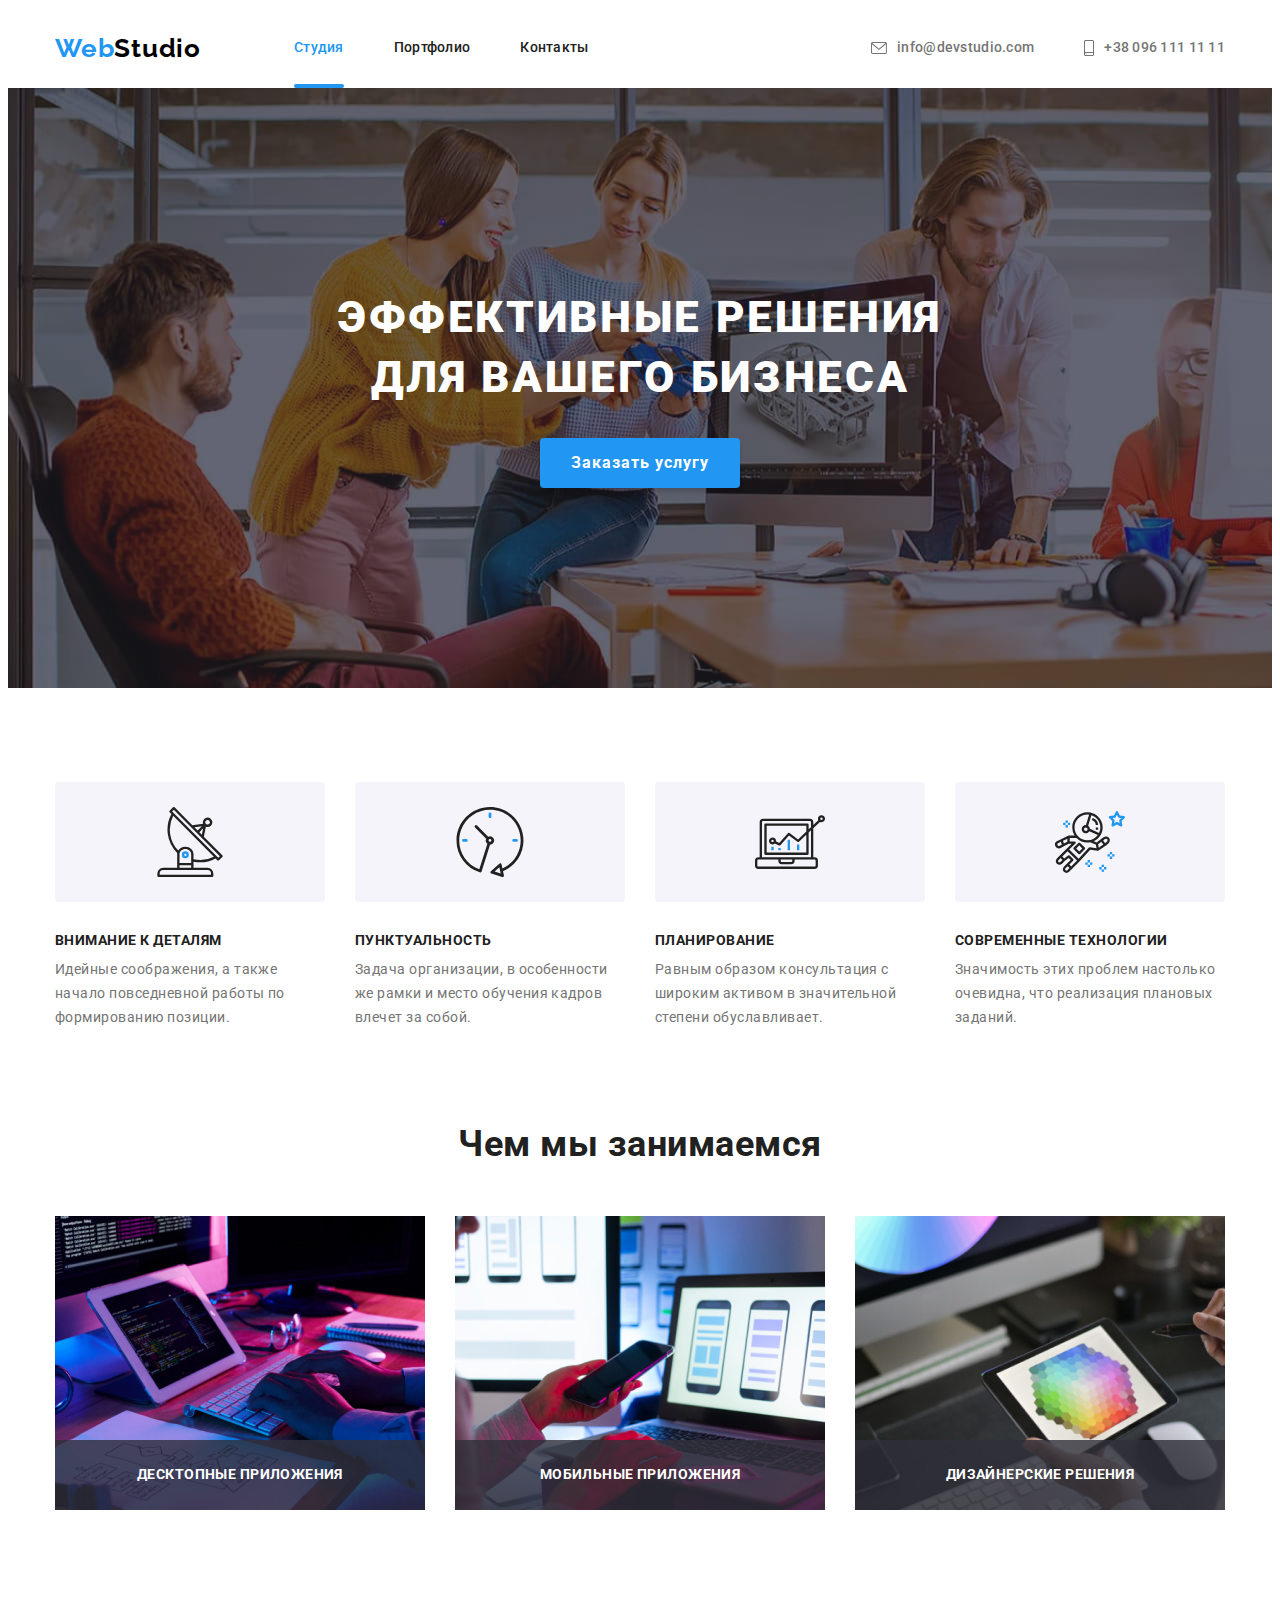
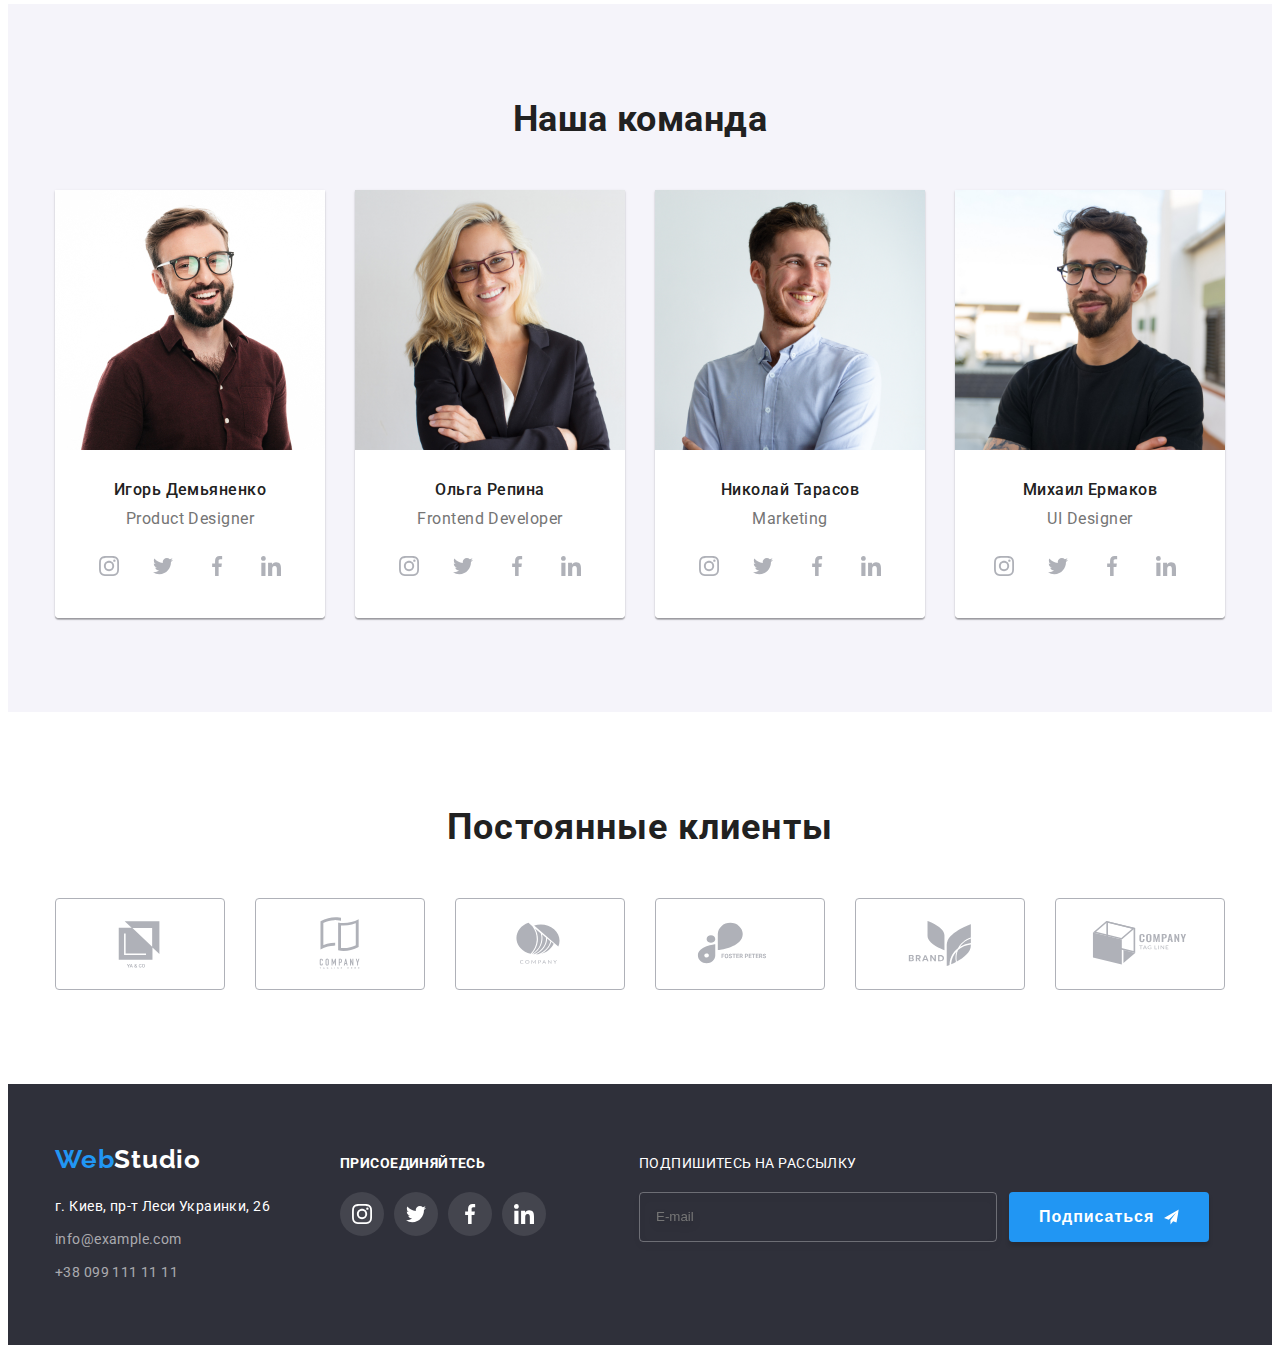
<file: index.html>
<!DOCTYPE html>
<html lang="ru">
  <head>
    <meta charset="UTF-8" />
    <meta http-equiv="X-UA-Compatible" content="IE=edge" />
    <meta name="viewport" content="width=device-width, initial-scale=1.0" />
    <title>Document</title>
    <link
      href="https://fonts.googleapis.com/css2?family=Raleway:wght@700&family=Roboto:wght@400;500;700;900&display=swap"
      rel="stylesheet"
    />
    <link
      rel="stylesheet"
      href="https://cdnjs.cloudflare.com/ajax/libs/modern-normalize/1.1.0/modern-normalize.min.css"
      integrity="sha512-wpPYUAdjBVSE4KJnH1VR1HeZfpl1ub8YT/NKx4PuQ5NmX2tKuGu6U/JRp5y+Y8XG2tV+wKQpNHVUX03MfMFn9Q=="
      crossorigin="anonymous"
      referrerpolicy="no-referrer"
    />
    <link rel="stylesheet" href="./css/main.min.css" />
  </head>
  <body>
    <!--header-->
    <header>
      <div class="container header">
        <a href="./index.html" class="logo"
          >Web<span class="logo__accent">Studio</span>
        </a>
        <nav class="navigation">
          <ul class="navigation__list list">
            <li class="navigation__item">
              <a href="./index.html" class="navigation__link current">Студия</a>
            </li>
            <li class="navigation__item">
              <a href="./portfolio.html" class="navigation__link">Портфолио</a>
            </li>
            <li class="navigation__item">
              <a href="/" class="navigation__link">Контакты</a>
            </li>
          </ul>
        </nav>

        <ul class="navigation__list list navigation__adress">
          <li class="navigation__item">
            <a href="mailto:info@devstudio.com" class="navigation__link">
              <svg class="navigation__icon" width="16" height="12">
                <use href="./images/symbol-defs.svg#icon-envelope"></use>
              </svg>
              info@devstudio.com</a>
          </li>
          <li class="navigation__item">
            <a href="tel:+380961111111" class="navigation__link">
              <svg class="navigation__icon" width="10" height="16">
                <use href="./images/symbol-defs.svg#icon-smartphone"></use>
              </svg>
              +38 096 111 11 11</a>
          </li>
        </ul>
      </div>
    </header>

    <main>
      <!--hero-->
      <section class="hero">
        <div class="container">
          <h1 class="hero__title">
            Эффективные решения <br />
            для вашего бизнеса
          </h1>
          <button class="button" data-modal-open>Заказать услугу</button>
        </div>
      </section>

      <!--Характеристики-->

      <section class="about">
        <div class="container">
          <h2 class="visually-hidden">Характеристики</h2>
          <ul class="about__list list">
            <li class="about__item">
              <div class="about__logo">
                <svg class="about__icons">
                  <use href="./images/symbol-defs.svg#icon-antenna"></use>
                </svg>
              </div>
              <h3 class="about__title">Внимание к деталям</h3>
              <p class="about__description">
                Идейные соображения, а также начало повседневной работы по
                формированию позиции.
              </p>
            </li>
            <li class="about__item">
              <div class="about__logo">
                <svg class="about__icons">
                  <use href="./images/symbol-defs.svg#icon-clock"></use>
                </svg>
              </div>
              <h3 class="about__title">Пунктуальность</h3>
              <p class="about__description">
                Задача организации, в особенности же рамки и место обучения
                кадров влечет за собой.
              </p>
            </li>
            <li class="about__item">
              <div class="about__logo">
                <svg class="about__icons">
                  <use href="./images/symbol-defs.svg#icon-diagram"></use>
                </svg>
              </div>
              <h3 class="about__title">Планирование</h3>
              <p class="about__description">
                Равным образом консультация с широким активом в значительной
                степени обуславливает.
              </p>
            </li>
            <li class="about__item">
              <div class="about__logo">
                <svg class="about__icons">
                  <use href="./images/symbol-defs.svg#icon-astronaut"></use>
                </svg>
              </div>
              <h3 class="about__title">Современные технологии</h3>
              <p class="about__description">
                Значимость этих проблем настолько очевидна, что реализация
                плановых заданий.
              </p>
            </li>
          </ul>
        </div>
      </section>

      <!--Занятия-->
      <section class="work">
        <div class="container">
          <h2 class="work__title">Чем мы занимаемся</h2>
          <ul class="work__list list">
            <li class="work__item">
              <img src="./images/hands.jpg" alt="Набор текста" width="370" />
              <h3 class="work__description">Десктопные приложения</h3>
            </li>

            <li class="work__item">
              <img
                src="./images/phone.jpg"
                alt="Оптимизация на телефоне"
                width="370"
              />
              <h3 class="work__description">Мобильные приложения</h3>
            </li>

            <li class="work__item">
              <img src="./images/colour.jpg" alt="Цветорая гамма" width="370" />
              <h3 class="work__description">Дизайнерские решения</h3>
            </li>
          </ul>
        </div>
      </section>

      <!--Команда-->
      <section class="team">
        <div class="container">
          <h2 class="team-title">Наша команда</h2>
          <ul class="team-list list">
            <li class="team-item">
              <img
                src="./images/igor.jpg"
                alt="Игорь Демьяненко"
                width="270"
                class="img"/>
              <div class="about-team">
                <h3 class="team-name">Игорь Демьяненко</h3>
                <p class="team-work">Product Designer</p>
                <ul class="team-soc list">
                  <li class="team-soc-item">
                    <a href="" class="team-soc-link">
                      <svg class="team-svg" width="20" height="20">
                        <use href="./images/symbol-defs.svg#icon-instagram-footer"></use>
                      </svg>
                    </a>
                  </li>
                  <li class="team-soc-item">
                    <a href="" class="team-soc-link">
                      <svg class="team-svg" width="20" height="20">
                        <use href="./images/symbol-defs.svg#icon-twitter"></use>
                      </svg>
                    </a>
                  </li>
                  <li class="team-soc-item">
                    <a href="" class="team-soc-link">
                      <svg class="team-svg" width="20" height="20">
                        <use href="./images/symbol-defs.svg#icon-facebook"></use>
                      </svg>
                    </a>
                  </li>
                  <li class="team-soc-item">
                    <a href="" class="team-soc-link">
                      <svg class="team-svg" width="20" height="20">
                        <use href="./images/symbol-defs.svg#icon-linkedin"></use>
                      </svg>
                    </a>
                  </li>
                </ul>
              </div>
            </li>
            <li class="team-item">
              <img
                src="./images/olha.jpg"
                alt="Ольга Репина"
                width="270"
                class="img" />
             
              <div class="about-team">
                <h3 class="team-name">Ольга Репина</h3>
                <p class="team-work">Frontend Developer</p>
                <ul class="team-soc list">
                  <li class="team-soc-item">
                    <a href="" class="team-soc-link">
                      <svg class="team-svg" width="20" height="20">
                        <use href="./images/symbol-defs.svg#icon-instagram-footer"></use>
                      </svg>
                    </a>
                    </a>
                  </li>
                  <li class="team-soc-item">
                    <a href="" class="team-soc-link">
                      <svg class="team-svg" width="20" height="20">
                        <use href="./images/symbol-defs.svg#icon-twitter"></use>
                      </svg>
                    </a>
                  </li>
                  <li class="team-soc-item">
                    <a href="" class="team-soc-link">
                      <svg class="team-svg" width="20" height="20">
                        <use href="./images/symbol-defs.svg#icon-facebook"></use>
                      </svg>
                    </a>
                  </li>
                  <li class="team-soc-item">
                    <a href="" class="team-soc-link">
                      <svg class="team-svg" width="20" height="20">
                        <use href="./images/symbol-defs.svg#icon-linkedin"></use>
                      </svg>
                    </a>
                  </li>
                </ul>
              </div>
            </li>
            <li class="team-item">
              <img
                src="./images/nikolai.jpg"
                alt="Николай Тарасов"
                width="270"
                class="img"
              />
              <div class="about-team">
                <h3 class="team-name">Николай Тарасов</h3>
                <p class="team-work">Marketing</p>
                <ul class="team-soc list">
                  <li class="team-soc-item">
                    <a href="" class="team-soc-link">
                      <svg class="team-svg" width="20" height="20">
                        <use href="./images/symbol-defs.svg#icon-instagram-footer"></use>
                      </svg>
                    </a>
                  </li>
                  <li class="team-soc-item">
                    <a href="" class="team-soc-link">
                      <svg class="team-svg" width="20" height="20">
                        <use href="./images/symbol-defs.svg#icon-twitter"></use>
                      </svg>
                    </a>
                  </li>
                  <li class="team-soc-item">
                    <a href="" class="team-soc-link">
                      <svg class="team-svg" width="20" height="20">
                        <use href="./images/symbol-defs.svg#icon-facebook"></use>
                      </svg>
                    </a>
                  </li>
                  <li class="team-soc-item">
                    <a href="" class="team-soc-link">
                      <svg class="team-svg" width="20" height="20">
                        <use href="./images/symbol-defs.svg#icon-linkedin"></use>
                      </svg>
                    </a>
                  </li>
                </ul>
              </div>
            </li>
            <li class="team-item">
              <img src="./images/mykhailo.jpg" alt="Михаил Ермаков" width="270"
                class="img"/>
              <div class="about-team">
                <h3 class="team-name">Михаил Ермаков</h3>
                <p class="team-work">UI Designer</p>
                <ul class="team-soc list">
                  <li class="team-soc-item">
                    <a href="" class="team-soc-link">
                      <svg class="team-svg" width="20" height="20">
                        <use href="./images/symbol-defs.svg#icon-instagram-footer"></use>
                      </svg>
                    </a>
                  </li>
                  <li class="team-soc-item">
                    <a href="" class="team-soc-link">
                      <svg class="team-svg" width="20" height="20">
                        <use href="./images/symbol-defs.svg#icon-twitter"></use>
                      </svg>
                    </a>
                  </li>
                  <li class="team-soc-item">
                    <a href="" class="team-soc-link">
                      <svg class="team-svg" width="20" height="20">
                        <use href="./images/symbol-defs.svg#icon-facebook"></use>
                      </svg>
                    </a>
                  </li>
                  <li class="team-soc-item">
                    <a href="" class="team-soc-link">
                      <svg class="team-svg" width="20" height="20">
                        <use href="./images/symbol-defs.svg#icon-linkedin"></use>
                      </svg>
                    </a>
                  </li>
                  <li class="team-soc-item">
                    <a href=""></a>
                  </li>
                </ul>
              </div>
            </li>
          </ul>
        </div>
      </section>

      <!-- CLIENTS -->
      <section class="clients">
        <div class="container">
          <h2 class="clients__title">Постоянные клиенты</h2>
          <ul class="clients-logo__list list">
            <li class="clients-logo__item">
              <a href="" class="clients-logo__link">
                <svg class="clients-logo__icon">
                  <use href="./images/symbol-defs.svg#icon-logo1"></use>
                </svg>
              </a>
            </li>
            <li class="clients-logo__item">
              <a href="" class="clients-logo__link">
                <svg class="clients-logo__icon">
                  <use href="./images/symbol-defs.svg#icon-logo2"></use>
                </svg>
              </a>
            </li>
            <li class="clients-logo__item">
              <a href="" class="clients-logo__link">
                <svg class="clients-logo__icon">
                  <use href="./images/symbol-defs.svg#icon-logo3"></use>
                </svg>
              </a>
            </li>
            <li class="clients-logo__item">
              <a href="" class="clients-logo__link">
                <svg class="clients-logo__icon">
                  <use href="./images/symbol-defs.svg#icon-logo4"></use>
                </svg>
              </a>
            </li>
            <li class="clients-logo__item">
              <a href="" class="clients-logo__link">
                <svg class="clients-logo__icon">
                  <use href="./images/symbol-defs.svg#icon-logo5"></use>
                </svg>
              </a>
            </li>
            <li class="clients-logo__item">
              <a href="" class="clients-logo__link">
                <svg class="clients-logo__icon">
                  <use href="./images/symbol-defs.svg#icon-logo6"></use>
                </svg>
              </a>
            </li>
          </ul>
        </div>
      </section>
    </main>

    <footer class="footer footer-main">
      <div class="container">
        <div class="adress-go">
          <a href="./index.html" class="logo logo-footer"
            >Web<span class="logo-footer__accent">Studio</span>
          </a>
          <address>
            <p class="footer-adress">г. Киев, пр-т Леси Украинки, 26</p>
            <a href="mailto:info@example.com" class="footer-link"
              >info@example.com</a>
            <a href="tel:+380991111111" class="footer-link"> +38 099 111 11 11</a>
          </address>
        </div>
        <div class="links-go">
          <h2 class="footer-go">присоединяйтесь</h2>
          <ul class="footer-list list">
            <li class="footer-item">
              <a href="" class="footer-link-soc">
                <svg class="footer-svg" width="20" height="20">
                  <use href="./images/symbol-defs.svg#icon-instagram-footer"></use> 
                </svg>
              </a>
            </li>
            <li class="footer-item">
              <a href="" class="footer-link-soc">
                <svg class="footer-svg" width="20" height="20">
                  <use href="./images/symbol-defs.svg#icon-twitter-footer"></use> 
                </svg>
              </a>
            </li>
            <li class="footer-item">
              <a href="" class="footer-link-soc">
                <svg class="footer-svg" width="20" height="20">
                  <use href="./images/symbol-defs.svg#icon-facebook-footer"></use> 
                </svg>
              </a>
            </li>
            <li class="footer-item">
              <a href="" class="footer-link-soc">
                <svg class="footer-svg" width="20" height="20">
                  <use href="./images/symbol-defs.svg#icon-linkedin-footer"></use> 
                </svg>
              </a>
            </li>
          </ul>
        </div>
        <div class="footer-subskr">
          <form >
            <p class="subskr-tittle">
              Подпишитесь на рассылку
            </p>
             <div class="form-flex">
                <input class="subskr-input" type="email" placeholder="E-mail" name="email" required>
                <button class="subskr-button" type="submit">Подписаться
                  <svg class="svg-send" width="24" height="24">
                    <use href="./images/symbol-defs2.svg#icon-icon-send"></use>
                  </svg>
                </button>
             </div>
          </form>
        </div>

      </div>
     
    </footer>
    
    
    <div class="backdrop is-hidden" data-modal>
      <div class="modal">
        <button type="button" class="close-btn" data-modal-close>
            <svg class="close-button"  width="18" height="18">
            <use href="./images/symbol-defs2.svg#icon-close-btn"></use>
          </svg>
        </button>
        <p class="modal-tittle">Оставьте свои данные, мы вам перезвоним</p>
        <form class="modal-form">
          <label for="" class="modal-label">Имя
           <div class="modal-svg">
              <input name="name" type="text" class="modal-input" required>
              <svg class="modal-icon" width="18" height="18">
                <use href="./images/symbol-defs2.svg#icon-person-modal"></use>
              </svg>
           </div>
          </label>

          <label for="" class="modal-label">Телефон
            <div class="modal-svg">
              <input name="tel" type="tel" class="modal-input" required>
              <svg class="modal-icon" width="18" height="18">
                <use href="./images/symbol-defs2.svg#icon-phone-modal"></use>
              </svg>
            </div>
          </label>

          <label for="" class="modal-label">Почта
            <div class="modal-svg">
              <input name="email" type="email" class="modal-input" required>
              <svg class="modal-icon" width="18" height="18">
                <use href="./images/symbol-defs2.svg#icon-email-modal"></use>
              </svg>
            </div>
          </label>

          <label class="modal-label">
            Комментарий
            <textarea name="text" placeholder="Введите текст"  class="modal-input textarea-modal"></textarea>
         </label>

         <div class="checkbox">
           <input class="checkbox-input visually-hidden" type="checkbox" name="policy" id="checkbox">
           <label for="checkbox" class="text-check"> 
              <span>
                <svg class="check-icon" width="11" height="8">
                  <use href="./images/symbol-defs2.svg#icon-policy"> </use>
                </svg>
              </span>
             Соглашаюсь с рассылкой и принимаю &nbsp;<a class="policy-link" href=""> Условия договора</a>
          </label>
         </div>
          <button class="subskr-button" type="submit">Отправить</button>
        </form>
      </div>
    </div>
      
    <script src="./js/modal.js"></script>
  </body>
</html>
</file>
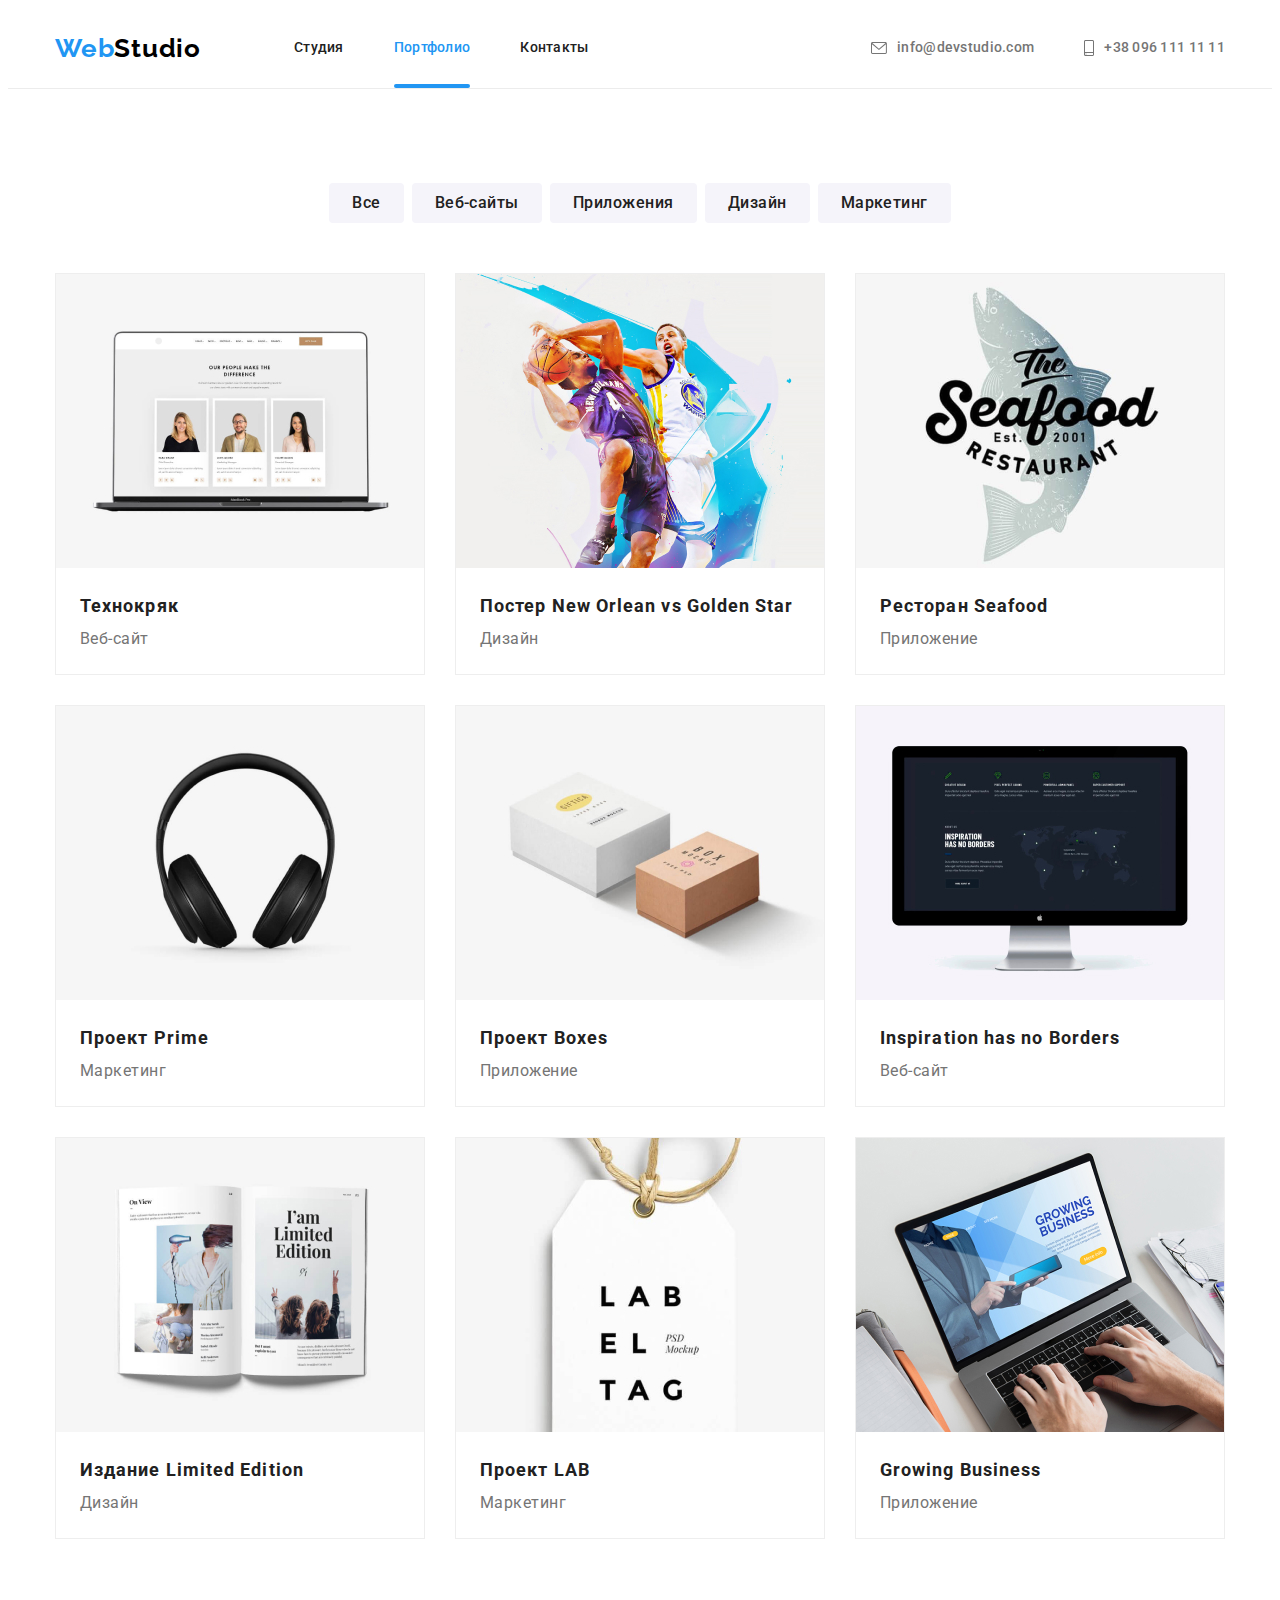
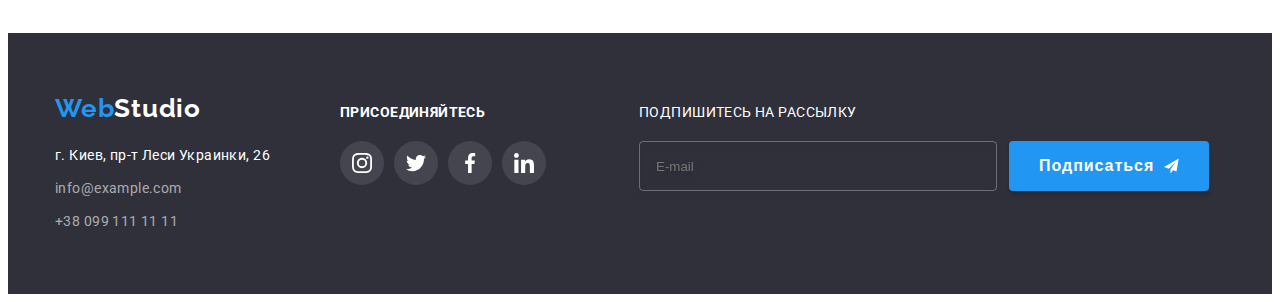
<file: portfolio.html>
<!DOCTYPE html>
<html lang="ru">
  <head>
    <meta charset="UTF-8" />
    <meta http-equiv="X-UA-Compatible" content="IE=edge" />
    <meta name="viewport" content="width=device-width, initial-scale=1.0" />
    <title>Document</title>
    <link rel="stylesheet" href="./css/main.min.css" />
    <link
      href="https://fonts.googleapis.com/css2?family=Raleway:wght@700&family=Roboto:wght@400;500;700;900&display=swap"
      rel="stylesheet"
    />
  </head>
  <body>
    <!--header-->
    <header class="border">
        <div class="container header">
          <a href="./index.html" class="logo">Web<span class="logo__accent">Studio</span>
          </a>
          <nav class="navigation">
            <ul class="navigation__list list">
              <li class="navigation__item">
                <a href="./index.html" class="navigation__link">Студия</a>
              </li>
              <li class="navigation__item">
                <a href="./portfolio.html" class="navigation__link current">Портфолио</a>
              </li>
              <li class="navigation__item">
                <a href="/" class="navigation__link">Контакты</a>
              </li>
            </ul>
          </nav>
        
          <ul class="navigation__list list navigation__adress">
            <li class="navigation__item">
              <a href="mailto:info@devstudio.com" class="navigation__link">
                <svg class="navigation__icon" width="16" height="12">
                  <use href="./images/symbol-defs.svg#icon-envelope"></use>
                </svg>
                info@devstudio.com</a>
            </li>
            <li class="navigation__item">
              <a href="tel:+380961111111" class="navigation__link">
                <svg class="navigation__icon" width="10" height="16">
                  <use href="./images/symbol-defs.svg#icon-smartphone"></use>
                </svg>
                +38 096 111 11 11</a>
            </li>
          </ul>
        </div>
    </header>

    <!--main-->
    <main>
      <section class="portfolio">
        <h1 class="visually-hidden">Портфолио</h1>
        <div class="container filter">
          <ul class="list filter-list">
            <li class="button-list">
              <button type="button" class="button-filter">Все</button>
            </li>
            <li class="button-list">
              <button type="button" class="button-filter">Веб-сайты</button>
            </li>
            <li class="button-list">
              <button type="button" class="button-filter">Приложения</button>
            </li>
            <li class="button-list">
              <button type="button" class="button-filter">Дизайн</button>
            </li>
            <li class="button-list">
              <button type="button" class="button-filter">Маркетинг</button>
            </li>
          </ul>
        </div>

        <div class="container">
          <ul class="portfolio-list list">
            <li class="portfolio-item">
              <div class="cards-portfolio">
                <img src="./images/tekhnokryak.jpg" alt="Технокряк" width="370" />
                <p class="descr-overlay">Ресурс предлагает комплексные предложения с разным уровнем функционала и сервисов. Все это
                  позволит посетителю получить
                  исчерпывающие сведения о компании или частном лице.</p>
              </div> 
              <div class="list-name">
                <h2 class="portfolio-title">Технокряк</h2>
                <p class="portfolio-name">Веб-сайт</p>
              </div>
              
            </li>
            <li class="portfolio-item">
              <div class="cards-portfolio">
                <img src="./images/poster.jpg" alt="Постер" width="370" />
                <p class="descr-overlay">Ресурс предлагает комплексные предложения с разным уровнем функционала и сервисов. Все это
                  позволит посетителю получить
                  исчерпывающие сведения о компании или частном лице.
                </p>
              </div>
              <div class="list-name">
                <h2 class="portfolio-title">
                  Постер New Orlean vs Golden Star
                </h2>
                <p class="portfolio-name">Дизайн</p>
              </div>
             
            </li>
            <li class="portfolio-item">
              <div class="cards-portfolio">
                <img src="./images/seafood.jpg" alt="Логотип ресторана" width="370" />
                <p class="descr-overlay">Ресурс предлагает комплексные предложения с разным уровнем функционала и сервисов. Все это
                  позволит посетителю получить
                  исчерпывающие сведения о компании или частном лице.
                </p>
              </div>
              <div class="list-name">
                <h2 class="portfolio-title">Ресторан Seafood</h2>
                <p class="portfolio-name">Приложение</p>
              </div>
             
            </li>
            <li class="portfolio-item">
              <div class="cards-portfolio">
                <img src="./images/headphone.jpg" alt="Навушники" width="370" />
                <p class="descr-overlay">Ресурс предлагает комплексные предложения с разным уровнем функционала и сервисов. Все это
                  позволит посетителю получить
                  исчерпывающие сведения о компании или частном лице.
                </p>
              </div>
              <div class="list-name">
                <h2 class="portfolio-title">Проект Prime</h2>
                <p class="portfolio-name">Маркетинг</p>
              </div>
             
            </li>
            <li class="portfolio-item">
              <div class="cards-portfolio">
                <img src="./images/boxes.jpg" alt="Коробки" width="370" />
                <p class="descr-overlay">Ресурс предлагает комплексные предложения с разным уровнем функционала и сервисов. Все это
                  позволит посетителю получить
                  исчерпывающие сведения о компании или частном лице.
                </p>
              </div>
              <div class="list-name">
                <h2 class="portfolio-title">Проект Boxes</h2>
                <p class="portfolio-name">Приложение</p>
              </div>
              
            </li>
            <li class="portfolio-item">
              <div class="cards-portfolio">
                <img src="./images/monitor.jpg" alt="Монітор" width="370" />
                <p class="descr-overlay">Ресурс предлагает комплексные предложения с разным уровнем функционала и сервисов. Все это
                  позволит посетителю получить
                  исчерпывающие сведения о компании или частном лице.
                </p>
              </div>
              <div class="list-name">
                <h2 class="portfolio-title">Inspiration has no Borders</h2>
                <p class="portfolio-name">Веб-сайт</p>
              </div>
            
            </li>
            <li class="portfolio-item">
              <div class="cards-portfolio">
                <img src="./images/edition.jpg" alt="Журнал" width="370" /> 
                <p class="descr-overlay">Ресурс предлагает комплексные предложения с разным уровнем функционала и сервисов. Все это
                  позволит посетителю получить
                  исчерпывающие сведения о компании или частном лице.
                </p>
              </div>
              <div class="list-name">
                <h2 class="portfolio-title">Издание Limited Edition</h2>
                <p class="portfolio-name">Дизайн</p>
              </div>
              
            </li>
            <li class="portfolio-item">
              <div class="cards-portfolio">
                <img src="./images/lab.jpg" alt="Проект ЛАБ" width="370" />
                <p class="descr-overlay">Ресурс предлагает комплексные предложения с разным уровнем функционала и сервисов. Все это
                  позволит посетителю получить
                  исчерпывающие сведения о компании или частном лице.
                </p>
              </div>
              <div class="list-name">
                <h2 class="portfolio-title">Проект LAB</h2>
                <p class="portfolio-name">Маркетинг</p>
              </div>
             
            </li>
            <li class="portfolio-item">
              <div class="cards-portfolio">
                <img src="./images/business.jpg" alt="Ноутбук" width="370" />
                <p class="descr-overlay">Ресурс предлагает комплексные предложения с разным уровнем функционала и сервисов. Все это
                  позволит посетителю получить
                  исчерпывающие сведения о компании или частном лице.</p>
              </div>
              <div class="list-name">
                <h2 class="portfolio-title">Growing Business</h2>
                <p class="portfolio-name">Приложение</p>
              </div>
            </li>
          </ul>
        </div>
      </section>
    </main>

    <!--footer-->
    <footer class="footer footer-main">
      <div class="container">
        <div class="adress-go">
          <a href="./index.html" class="logo logo-footer">Web<span class="logo-footer__accent">Studio</span>
          </a>
          <address>
            <p class="footer-adress">г. Киев, пр-т Леси Украинки, 26</p>
            <a href="mailto:info@example.com" class="footer-link">info@example.com</a>
            <a href="tel:+380991111111" class="footer-link"> +38 099 111 11 11</a>
          </address>
        </div>
        <div class="links-go">
          <h2 class="footer-go">присоединяйтесь</h2>
          <ul class="footer-list list">
            <li class="footer-item">
              <a href="" class="footer-link-soc">
                <svg class="footer-svg" width="20" height="20">
                  <use
                    href="./images/symbol-defs.svg#icon-instagram-footer"
                  ></use>
                </svg>
              </a>
            </li>
            <li class="footer-item">
              <a href="" class="footer-link-soc">
                <svg class="footer-svg" width="20" height="20">
                  <use
                    href="./images/symbol-defs.svg#icon-twitter-footer"
                  ></use>
                </svg>
              </a>
            </li>
            <li class="footer-item">
              <a href="" class="footer-link-soc">
                <svg class="footer-svg" width="20" height="20">
                  <use
                    href="./images/symbol-defs.svg#icon-facebook-footer"
                  ></use>
                </svg>
              </a>
            </li>
            <li class="footer-item">
              <a href="" class="footer-link-soc">
                <svg class="footer-svg" width="20" height="20">
                  <use
                    href="./images/symbol-defs.svg#icon-linkedin-footer"
                  ></use>
                </svg>
              </a>
            </li>
          </ul>
        </div>
        <div class="footer-subskr">
          <form>
            <p class="subskr-tittle">
              Подпишитесь на рассылку
            </p>
            <div class="form-flex">
              <input class="subskr-input" type="email" placeholder="E-mail" name="email" required>
              <button class="subskr-button" type="submit">Подписаться
                <svg class="svg-send" width="24" height="24">
                  <use href="./images/symbol-defs2.svg#icon-icon-send"></use>
                </svg>
              </button>
            </div>
          </form>
        </div>
      </div>
    </footer>
    
  </body>
</html>
</file>
<file: css/main.min.css>
:root{--color-text-tittle: #212121;--color-text-section: #757575;--color-main-bgd: #2f303a;--accent-color: #2196f3;--base-color: #ffffff;--time: cubic-bezier(0.4, 0, 0.2, 1)}*{box-sizing:border-box}body{font-family:"Roboto","Tahoma",sans-serif;letter-spacing:.03em;background-color:var(--base-color);color:var(--color-text-section)}.container{width:1200px;padding-left:15px;padding-right:15px;margin:0 auto}h1,h2,h3,h4,h5,h6,p,ul{margin:0}.list{list-style:none;margin:0;padding:0}a{cursor:pointer}img{display:block}.section-tittle{color:var(--color-text-tittle)}.visually-hidden{position:absolute;white-space:nowrap;width:1px;height:1px;overflow:hidden;border:0;padding:0;clip:rect(0 0 0 0);clip-path:inset(50%);margin:-1px}.is-hidden{opacity:0;pointer-events:none;visibility:hidden}.current{position:relative}.current::after{content:"";position:absolute;display:block;background-color:var(--accent-color);width:100%;height:4px;border-radius:2px;bottom:0;left:0}.logo{font-family:"Raleway","Oleo Script",sans-serif;font-weight:700;font-size:26px;line-height:1.19;letter-spacing:.03em;color:var(--accent-color);text-decoration:none}.logo__accent{color:#000}.navigation__icon{margin-right:10px;fill:currentColor}.navigation__link{display:flex;align-items:center;padding-top:32px;padding-bottom:32px;color:var(--color-text-tittle);font-family:"Roboto","Tahoma",sans-serif;font-weight:500;font-size:14px;line-height:1.14;letter-spacing:.02em;text-decoration:none;transition:color 250ms var(--time),fill 250ms var(--time)}.navigation__adress .navigation__link{color:var(--color-text-section)}.navigation__link:hover,.navigation__link:focus{color:var(--accent-color);fill:var(--accent-color)}.navigation .navigation__list{margin-left:93px}.navigation__list .navigation__link.current{color:var(--accent-color)}.navigation__list .navigation__item+.navigation__item{margin-left:50px}.header,.navigation__list{display:flex;align-items:center}.navigation__list.navigation__adress{margin-left:auto}.button{font-family:"Roboto","Tahoma",sans-serif;font-weight:700;font-size:16px;line-height:1.88;width:200px;height:50px;letter-spacing:.06em;color:var(--base-color);background-color:var(--accent-color);cursor:pointer;box-shadow:0px 4px 4px rgba(0,0,0,.15);border-radius:4px;border-color:rgba(0,0,0,0)}.hero{background-color:var(--color-main-bgd);display:flex;text-align:center;padding-top:200px;padding-bottom:200px;background-image:linear-gradient(to right, rgba(47, 48, 58, 0.4), rgba(47, 48, 58, 0.4)),url(../images/hero.jpg);max-width:1600px;margin-left:auto;margin-right:auto}.hero__title{margin-bottom:30px;font-weight:900;font-size:44px;line-height:1.36;letter-spacing:.06em;text-transform:uppercase;color:var(--base-color);text-align:center}.about{padding-top:94px;padding-bottom:94px}.about__item{max-width:270px}.about__list{display:flex}.about__list .about__item+.about__item{margin-left:30px}.about__title{font-weight:700;font-size:14px;line-height:16px;text-transform:uppercase;color:var(--color-text-tittle);margin-bottom:10px}.about__description{font-size:14px;line-height:1.71;max-width:270px}.about__logo{display:flex;justify-content:center;align-items:center;background-color:#f5f4fa;border-radius:4px;height:120px;margin-bottom:30px}.about__icons{width:70px;height:70px}.work{padding-bottom:94px}.work__title{font-size:36px;line-height:1.17;color:var(--color-text-tittle);text-align:center;margin-bottom:50px}.work__list{display:flex}.work__list .work__item+.work__item{margin-left:30px}.work__item{position:relative}.work__description{position:absolute;width:100%;height:70px;background-color:rgba(47,48,58,.8);bottom:0;left:0;padding-top:27px;padding-bottom:27px;font-size:14px;line-height:1.14;text-align:center;letter-spacing:.03em;text-transform:uppercase;color:#fff}.team{background-color:#f5f4fa;padding-top:94px;padding-bottom:94px}.team-title{font-weight:700;font-size:36px;line-height:1.17;color:var(--color-text-tittle);text-align:center;margin-bottom:50px}.team-list{display:flex}.team-list .team-item+.team-item{margin-left:30px}.team-item{border-radius:0px 0px 4px 4px;box-shadow:0px 1px 3px rgba(0,0,0,.12),0px 1px 1px rgba(0,0,0,.14),0px 2px 1px rgba(0,0,0,.2)}.team-name{font-weight:500;font-size:16px;line-height:1.19;color:var(--color-text-tittle);text-align:center;margin-bottom:10px}.team-work{font-size:16px;line-height:1.19;text-align:center}.about-team{padding-top:30px;padding-bottom:30px;background-color:#fff;border-radius:0px 0px 4px 4px}.team-soc{display:flex;justify-content:center;margin-top:16px}.team-soc-link{display:flex;justify-content:center;align-items:center;width:44px;height:44px;background-color:#fff;border-radius:50%;color:#afb1b8;transition:background-color 250ms var(--time),color 250ms var(--time)}.team-soc-link:hover,.team-soc-link:focus{background-color:var(--accent-color);color:#fff}.team-svg{fill:currentColor}.team-soc-item+.team-soc-item{margin-left:10px}.clients{padding-top:94px;padding-bottom:94px}.clients__title{font-size:36px;line-height:1.17;text-align:center;letter-spacing:.03em;color:var(--color-text-tittle);margin-bottom:50px}.clients-logo__list{display:flex;margin:0 auto}.clients-logo__link{display:flex;justify-content:center;align-items:center;width:170px;height:92px;border:1px solid #afb1b8;box-sizing:border-box;border-radius:4px;color:#afb1b8;transition:border 250ms var(--time),color 250ms var(--time)}.clients-logo__link:hover,.clients-logo__link:focus{border:1px solid #2196f3;color:var(--accent-color)}.clients-logo__item+.clients-logo__item{margin-left:30px}.clients-logo__icon{width:106px;height:60px;fill:currentColor;transition:fill 250ms var(--time)}.clients-logo__icon:hover,.clients-logo__icon:focus{fill:var(--accent-color)}.footer{background-color:#2f303a}.logo-footer{display:block;margin-bottom:20px}.logo-footer__accent{color:var(--base-color)}.footer-main{padding-top:60px;padding-bottom:60px}.footer-main>div{display:flex;align-items:baseline}.footer-adress{color:var(--base-color);margin-bottom:9px;margin-top:0}.footer-link{color:rgba(255,255,255,.6);transition:color 250ms var(--time)}.footer-link:hover,.footer-link:focus{color:var(--accent-color)}.footer-link,.footer-adress{font-style:normal;text-decoration:none;font-family:"Roboto","Tahoma",sans-serif;font-weight:400;font-size:14px;line-height:1.71;letter-spacing:.03em}.footer-go{font-size:14px;line-height:1.14;letter-spacing:.03em;text-transform:uppercase;color:#fff}.adress-go{margin-right:70px}.footer-link-soc{display:flex;justify-content:center;align-items:center;border-radius:50%;width:44px;height:44px;background:rgba(255,255,255,.1);color:#fff;transition:background-color 250ms var(--time)}.footer-link-soc:hover,.footer-link-soc:focus{background-color:var(--accent-color)}.footer-link:not(:last-child){margin-bottom:9px;display:block}.footer-svg{fill:currentColor}.footer-item+.footer-item{padding-left:10px}.footer-list{display:flex;margin-top:20px}.footer-subskr{margin-left:93px}.subskr-tittle{font-size:14px;line-height:1.14;letter-spacing:.03em;text-transform:uppercase;color:#fff;margin-bottom:20px}.subskr-input{width:358px;height:50px;border:1px solid rgba(255,255,255,.3);filter:drop-shadow(0px 4px 4px rgba(0, 0, 0, 0.15));border-radius:4px;background-color:rgba(0,0,0,0);margin-right:12px;padding-left:16px;color:#fff}.subskr-button{display:flex;justify-content:center;align-items:center;width:200px;height:50px;font-weight:700;background-color:var(--accent-color);box-shadow:0px 4px 4px rgba(0,0,0,.15);border-radius:4px;font-size:16px;line-height:1.14;letter-spacing:.06em;color:#fff;cursor:pointer;padding:13px 28px;margin:auto;border-color:rgba(0,0,0,0)}.svg-send{margin-left:10px}.form-flex{display:flex}.border{border-bottom:1px solid #ececec}.portfolio{padding-top:94px;padding-bottom:94px}.button-filter{padding:6px 22px;font-family:"Roboto","Tahoma",sans-serif;font-weight:500;font-size:16px;line-height:1.63;letter-spacing:.03em;color:var(--color-text-tittle);background-color:#f5f4fa;cursor:pointer;border-radius:4px;border:1px solid rgba(0,0,0,0);transition:color 250ms var(--time),background-color 250ms var(--time),box-shadow 250ms var(--time)}.button-filter:hover,.button-filter:focus{color:var(--base-color);background-color:var(--accent-color);box-shadow:0px 3px 1px rgba(0,0,0,.1),0px 1px 2px rgba(0,0,0,.08),0px 2px 2px rgba(0,0,0,.12)}.filter{margin-bottom:50px}.filter-list{display:flex;justify-content:center}.button-list+.button-list{margin-left:8px}.portfolio-list{display:flex;flex-wrap:wrap}.list-name{padding:20px 24px}.portfolio-title{font-weight:700;font-size:18px;line-height:2;letter-spacing:.06em;color:var(--color-text-tittle)}.portfolio-name{font-size:16px;line-height:1.88}.portfolio-item{width:370px;margin-right:30px;margin-bottom:30px;border:1px solid #eee;transition:border 250ms var(--time),box-shadow 250ms var(--time)}.portfolio-item:hover,.portfolio-item:focus{box-sizing:border-box;box-shadow:0px 1px 1px rgba(0,0,0,.12),0px 4px 4px rgba(0,0,0,.06),1px 4px 6px rgba(0,0,0,.16)}.portfolio-item:nth-child(3n){margin-right:0}.portfolio-item:nth-last-child(-n+3){margin-bottom:0}.cards-portfolio{position:relative;overflow:hidden}.descr-overlay{padding:63px 24px;position:absolute;top:0;left:0;width:100%;height:100%;font-size:18px;line-height:1.56;letter-spacing:.03em;color:#fff;background-color:rgba(33,150,243,.9);transition:transform 250ms var(--time);transform:translateY(100%)}.portfolio-item:hover .descr-overlay{transform:translateY(0)}.backdrop{position:fixed;top:0;width:100%;height:100%;background-color:rgba(0,0,0,.2);transition:opacity 250ms var(--time),visibility 250ms var(--time)}.modal{position:absolute;top:50%;left:50%;transform:translate(-50%, -50%) scale(1);width:528px;min-height:581px;background-color:#fff;box-shadow:0px 1px 3px rgba(0,0,0,.12),0px 1px 1px rgba(0,0,0,.14),0px 2px 1px rgba(0,0,0,.2);border-radius:4px;padding:40px;transition:transform 250ms var(--time)}.backdrop.is-hidden .modal{transform:translate(-50%, -50%) scale(0.5)}.close-btn{position:absolute;top:8px;right:8px;width:30px;height:30px;border-radius:50%;background-color:rgba(0,0,0,0);border:1px solid rgba(0,0,0,.1);padding:0;cursor:pointer;display:flex;align-items:center;justify-content:center;transition:fill 250ms var(--time)}.close-btn:hover,.close-btn:focus{fill:var(--accent-color)}.modal-tittle{font-weight:700;font-size:20px;line-height:1.15;text-align:center;letter-spacing:.03em;color:var(--color-text-tittle);margin-bottom:12px}.modal-label{font-weight:400;font-size:12px;line-height:1.17;letter-spacing:.01em;color:#757575}.modal-input{width:100%;height:40px;border:1px solid rgba(33,33,33,.2);border-radius:4px;padding-left:42px;outline:none;transition:border-color 250ms var(--time)}.modal-input:focus{border-color:var(--accent-color)}textarea{resize:none}.textarea-modal{height:120px;padding-left:16px;padding-top:10px;margin-top:4px;margin-bottom:10px}.modal-svg{position:relative;margin-top:4px;margin-bottom:10px}.modal-icon{position:absolute;left:12px;top:50%;transform:translateY(-50%);transition:fill 250ms var(--time)}.modal-input:focus+.modal-icon{fill:var(--accent-color)}.text-check{display:flex;align-items:center;justify-content:center;font-weight:400;font-size:14px;line-height:1.71;letter-spacing:.03em;color:#757575}.checkbox{margin-bottom:30px;margin-top:10px}.checkbox-input:checked+.text-check span{background-color:var(--accent-color);border-color:rgba(0,0,0,0)}.checkbox-input:checked+.text-check .check-icon{fill:#fff}.text-check span{display:flex;align-items:center;justify-content:center;margin-right:10px;width:16px;height:15px;border:2px solid #212121;border-radius:3px;transition:background-color 250ms var(--time),border-color 250ms var(--time),fill 250ms var(--time)}.check-icon{fill:rgba(0,0,0,0)}.policy-link{color:var(--accent-color)}/*# sourceMappingURL=main.min.css.map */
</file>
